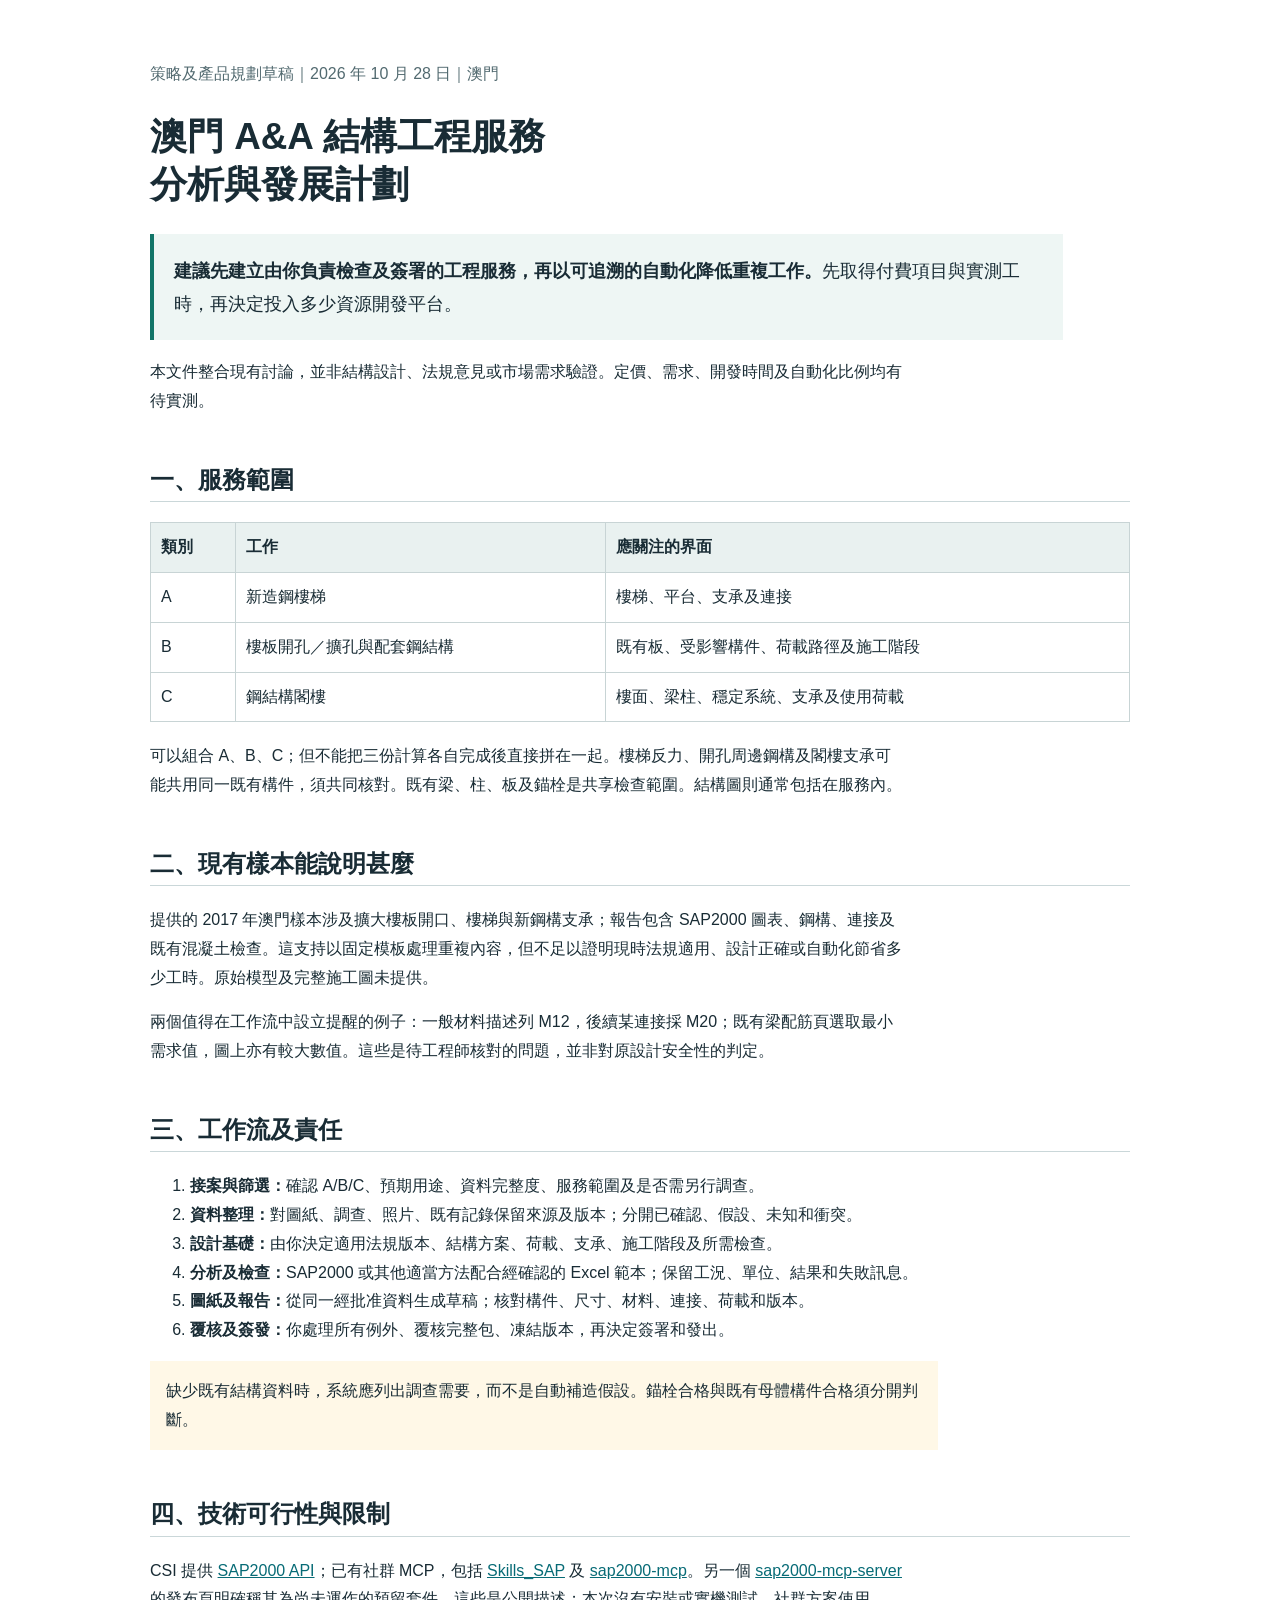
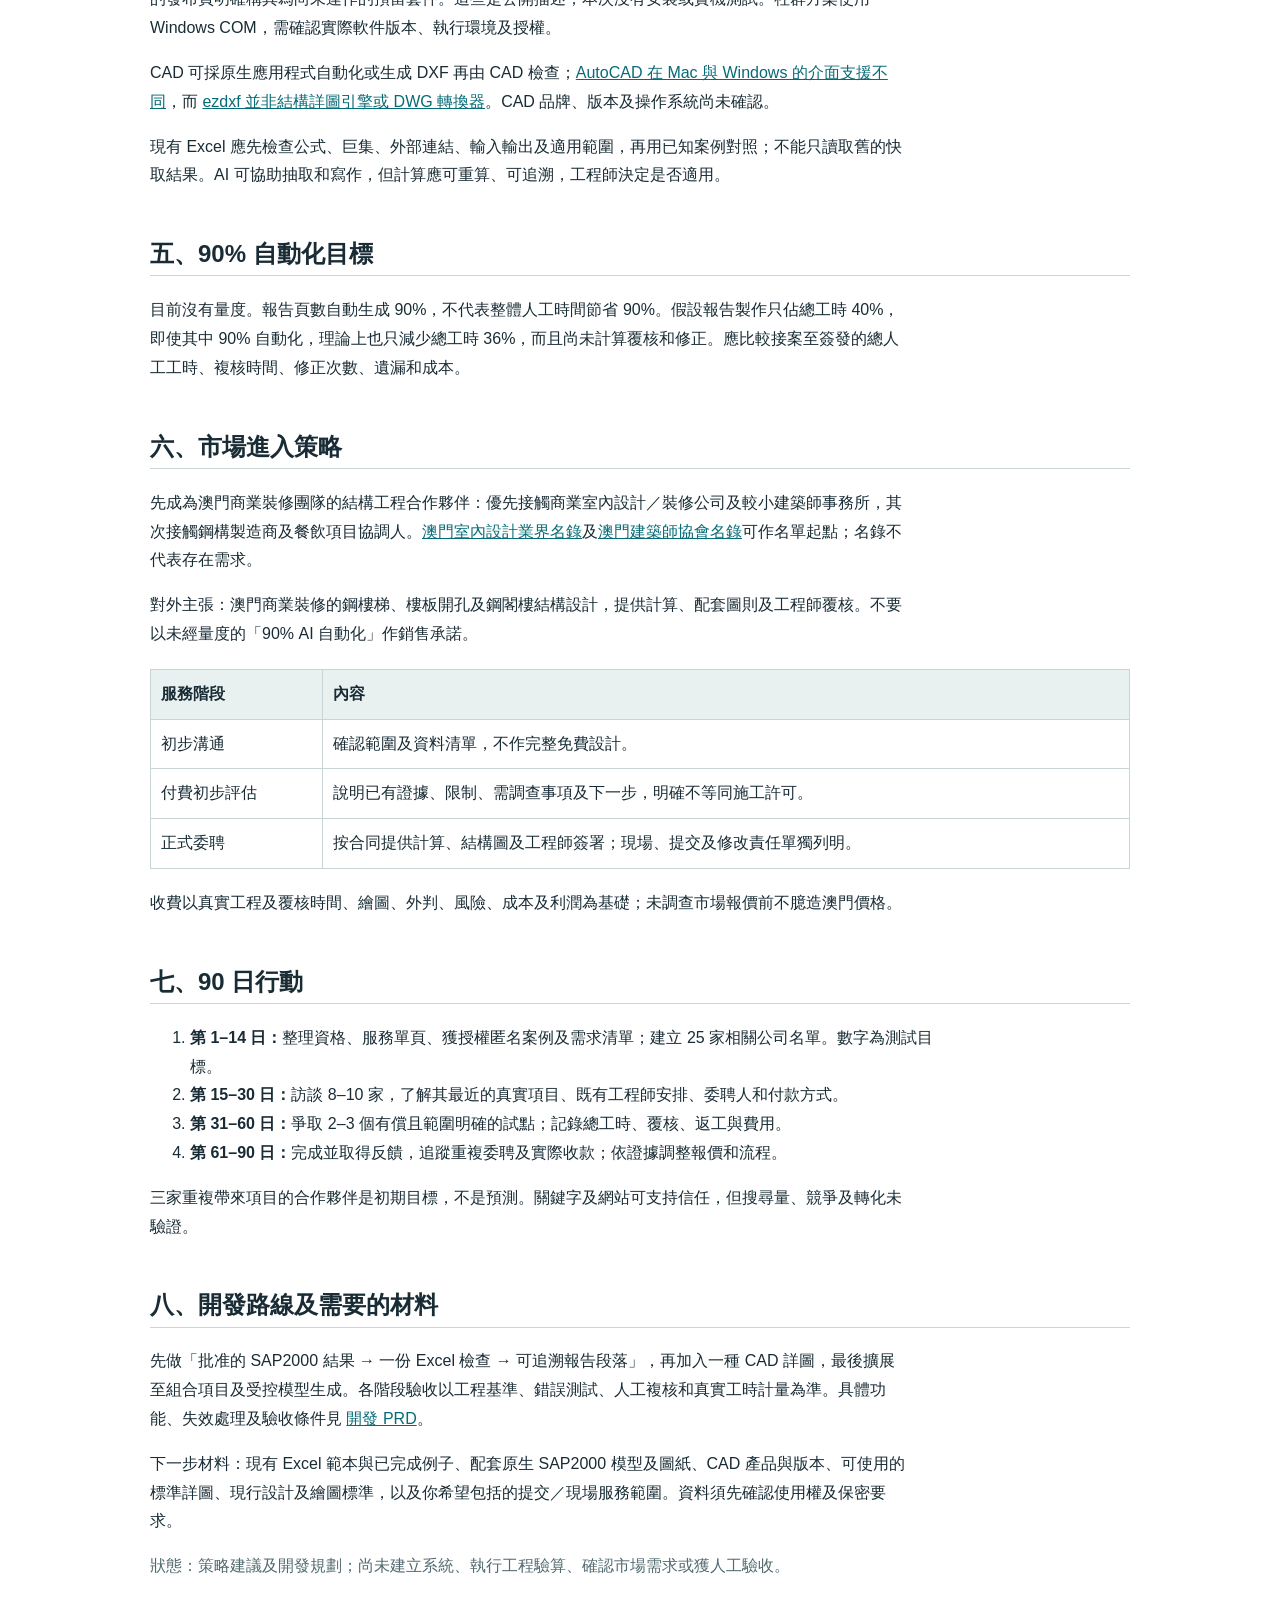
<file: 澳門結構工程服務分析與計劃.html>
<!doctype html><html lang="zh-Hant"><head><meta charset="utf-8"><meta name="viewport" content="width=device-width, initial-scale=1"><title>澳門結構工程服務分析與計劃</title><style>body{font-family:-apple-system,BlinkMacSystemFont,'Noto Sans TC',sans-serif;max-width:980px;margin:0 auto;padding:44px 28px;color:#192c35;line-height:1.8}h1{font-size:2.3rem;line-height:1.3}h2{border-bottom:1px solid #cad7d9;margin-top:42px}p,li{max-width:85ch}table{border-collapse:collapse;width:100%;margin:20px 0}th,td{border:1px solid #c8d4d5;padding:10px;text-align:left;vertical-align:top}th{background:#e9f1f0}.lead{font-size:1.15rem;background:#eef6f4;padding:20px;border-left:4px solid #127568}.note{background:#fff8e7;padding:16px}.meta{color:#526a70}a{color:#076b76}@media(max-width:650px){body{padding:20px 16px}table{display:block;overflow-x:auto}}@media print{body{max-width:none;padding:0}h2{break-after:avoid}table{break-inside:auto}}</style></head><body>
<p class="meta">策略及產品規劃草稿｜2026 年 10 月 28 日｜澳門</p><h1>澳門 A&A 結構工程服務<br>分析與發展計劃</h1><p class="lead"><strong>建議先建立由你負責檢查及簽署的工程服務，再以可追溯的自動化降低重複工作。</strong>先取得付費項目與實測工時，再決定投入多少資源開發平台。</p><p>本文件整合現有討論，並非結構設計、法規意見或市場需求驗證。定價、需求、開發時間及自動化比例均有待實測。</p>
<h2>一、服務範圍</h2><table><tr><th>類別</th><th>工作</th><th>應關注的界面</th></tr><tr><td>A</td><td>新造鋼樓梯</td><td>樓梯、平台、支承及連接</td></tr><tr><td>B</td><td>樓板開孔／擴孔與配套鋼結構</td><td>既有板、受影響構件、荷載路徑及施工階段</td></tr><tr><td>C</td><td>鋼結構閣樓</td><td>樓面、梁柱、穩定系統、支承及使用荷載</td></tr></table><p>可以組合 A、B、C；但不能把三份計算各自完成後直接拼在一起。樓梯反力、開孔周邊鋼構及閣樓支承可能共用同一既有構件，須共同核對。既有梁、柱、板及錨栓是共享檢查範圍。結構圖則通常包括在服務內。</p>
<h2>二、現有樣本能說明甚麼</h2><p>提供的 2017 年澳門樣本涉及擴大樓板開口、樓梯與新鋼構支承；報告包含 SAP2000 圖表、鋼構、連接及既有混凝土檢查。這支持以固定模板處理重複內容，但不足以證明現時法規適用、設計正確或自動化節省多少工時。原始模型及完整施工圖未提供。</p><p>兩個值得在工作流中設立提醒的例子：一般材料描述列 M12，後續某連接採 M20；既有梁配筋頁選取最小需求值，圖上亦有較大數值。這些是待工程師核對的問題，並非對原設計安全性的判定。</p>
<h2>三、工作流及責任</h2><ol><li><strong>接案與篩選：</strong>確認 A/B/C、預期用途、資料完整度、服務範圍及是否需另行調查。</li><li><strong>資料整理：</strong>對圖紙、調查、照片、既有記錄保留來源及版本；分開已確認、假設、未知和衝突。</li><li><strong>設計基礎：</strong>由你決定適用法規版本、結構方案、荷載、支承、施工階段及所需檢查。</li><li><strong>分析及檢查：</strong>SAP2000 或其他適當方法配合經確認的 Excel 範本；保留工況、單位、結果和失敗訊息。</li><li><strong>圖紙及報告：</strong>從同一經批准資料生成草稿；核對構件、尺寸、材料、連接、荷載和版本。</li><li><strong>覆核及簽發：</strong>你處理所有例外、覆核完整包、凍結版本，再決定簽署和發出。</li></ol><p class="note">缺少既有結構資料時，系統應列出調查需要，而不是自動補造假設。錨栓合格與既有母體構件合格須分開判斷。</p>
<h2>四、技術可行性與限制</h2><p>CSI 提供 <a href="https://www.csiamerica.com/developer">SAP2000 API</a>；已有社群 MCP，包括 <a href="https://github.com/fcocarrascob/Skills_SAP">Skills_SAP</a> 及 <a href="https://pypi.org/project/sap2000-mcp/">sap2000-mcp</a>。另一個 <a href="https://pypi.org/project/sap2000-mcp-server/">sap2000-mcp-server</a> 的發布頁明確稱其為尚未運作的預留套件。這些是公開描述；本次沒有安裝或實機測試。社群方案使用 Windows COM，需確認實際軟件版本、執行環境及授權。</p><p>CAD 可採原生應用程式自動化或生成 DXF 再由 CAD 檢查；<a href="https://help.autodesk.com/cloudhelp/2024/ENU/AutoCAD-MAC-Customization/files/GUID-E6429154-36DF-4D84-8ABC-9FCA15B66158.htm">AutoCAD 在 Mac 與 Windows 的介面支援不同</a>，而 <a href="https://ezdxf.readthedocs.io/en/stable/introduction.html">ezdxf 並非結構詳圖引擎或 DWG 轉換器</a>。CAD 品牌、版本及操作系統尚未確認。</p><p>現有 Excel 應先檢查公式、巨集、外部連結、輸入輸出及適用範圍，再用已知案例對照；不能只讀取舊的快取結果。AI 可協助抽取和寫作，但計算應可重算、可追溯，工程師決定是否適用。</p>
<h2>五、90% 自動化目標</h2><p>目前沒有量度。報告頁數自動生成 90%，不代表整體人工時間節省 90%。假設報告製作只佔總工時 40%，即使其中 90% 自動化，理論上也只減少總工時 36%，而且尚未計算覆核和修正。應比較接案至簽發的總人工工時、複核時間、修正次數、遺漏和成本。</p>
<h2>六、市場進入策略</h2><p>先成為澳門商業裝修團隊的結構工程合作夥伴：優先接觸商業室內設計／裝修公司及較小建築師事務所，其次接觸鋼構製造商及餐飲項目協調人。<a href="https://midca.org/idam-members/">澳門室內設計業界名錄</a>及<a href="https://www.aam.archi/members-1">澳門建築師協會名錄</a>可作名單起點；名錄不代表存在需求。</p><p>對外主張：澳門商業裝修的鋼樓梯、樓板開孔及鋼閣樓結構設計，提供計算、配套圖則及工程師覆核。不要以未經量度的「90% AI 自動化」作銷售承諾。</p><table><tr><th>服務階段</th><th>內容</th></tr><tr><td>初步溝通</td><td>確認範圍及資料清單，不作完整免費設計。</td></tr><tr><td>付費初步評估</td><td>說明已有證據、限制、需調查事項及下一步，明確不等同施工許可。</td></tr><tr><td>正式委聘</td><td>按合同提供計算、結構圖及工程師簽署；現場、提交及修改責任單獨列明。</td></tr></table><p>收費以真實工程及覆核時間、繪圖、外判、風險、成本及利潤為基礎；未調查市場報價前不臆造澳門價格。</p>
<h2>七、90 日行動</h2><ol><li><strong>第 1–14 日：</strong>整理資格、服務單頁、獲授權匿名案例及需求清單；建立 25 家相關公司名單。數字為測試目標。</li><li><strong>第 15–30 日：</strong>訪談 8–10 家，了解其最近的真實項目、既有工程師安排、委聘人和付款方式。</li><li><strong>第 31–60 日：</strong>爭取 2–3 個有償且範圍明確的試點；記錄總工時、覆核、返工與費用。</li><li><strong>第 61–90 日：</strong>完成並取得反饋，追蹤重複委聘及實際收款；依證據調整報價和流程。</li></ol><p>三家重複帶來項目的合作夥伴是初期目標，不是預測。關鍵字及網站可支持信任，但搜尋量、競爭及轉化未驗證。</p>
<h2>八、開發路線及需要的材料</h2><p>先做「批准的 SAP2000 結果 → 一份 Excel 檢查 → 可追溯報告段落」，再加入一種 CAD 詳圖，最後擴展至組合項目及受控模型生成。各階段驗收以工程基準、錯誤測試、人工複核和真實工時計量為準。具體功能、失效處理及驗收條件見 <a href="PRD.md">開發 PRD</a>。</p><p>下一步材料：現有 Excel 範本與已完成例子、配套原生 SAP2000 模型及圖紙、CAD 產品與版本、可使用的標準詳圖、現行設計及繪圖標準，以及你希望包括的提交／現場服務範圍。資料須先確認使用權及保密要求。</p><p class="meta">狀態：策略建議及開發規劃；尚未建立系統、執行工程驗算、確認市場需求或獲人工驗收。</p></body></html>
</file>
